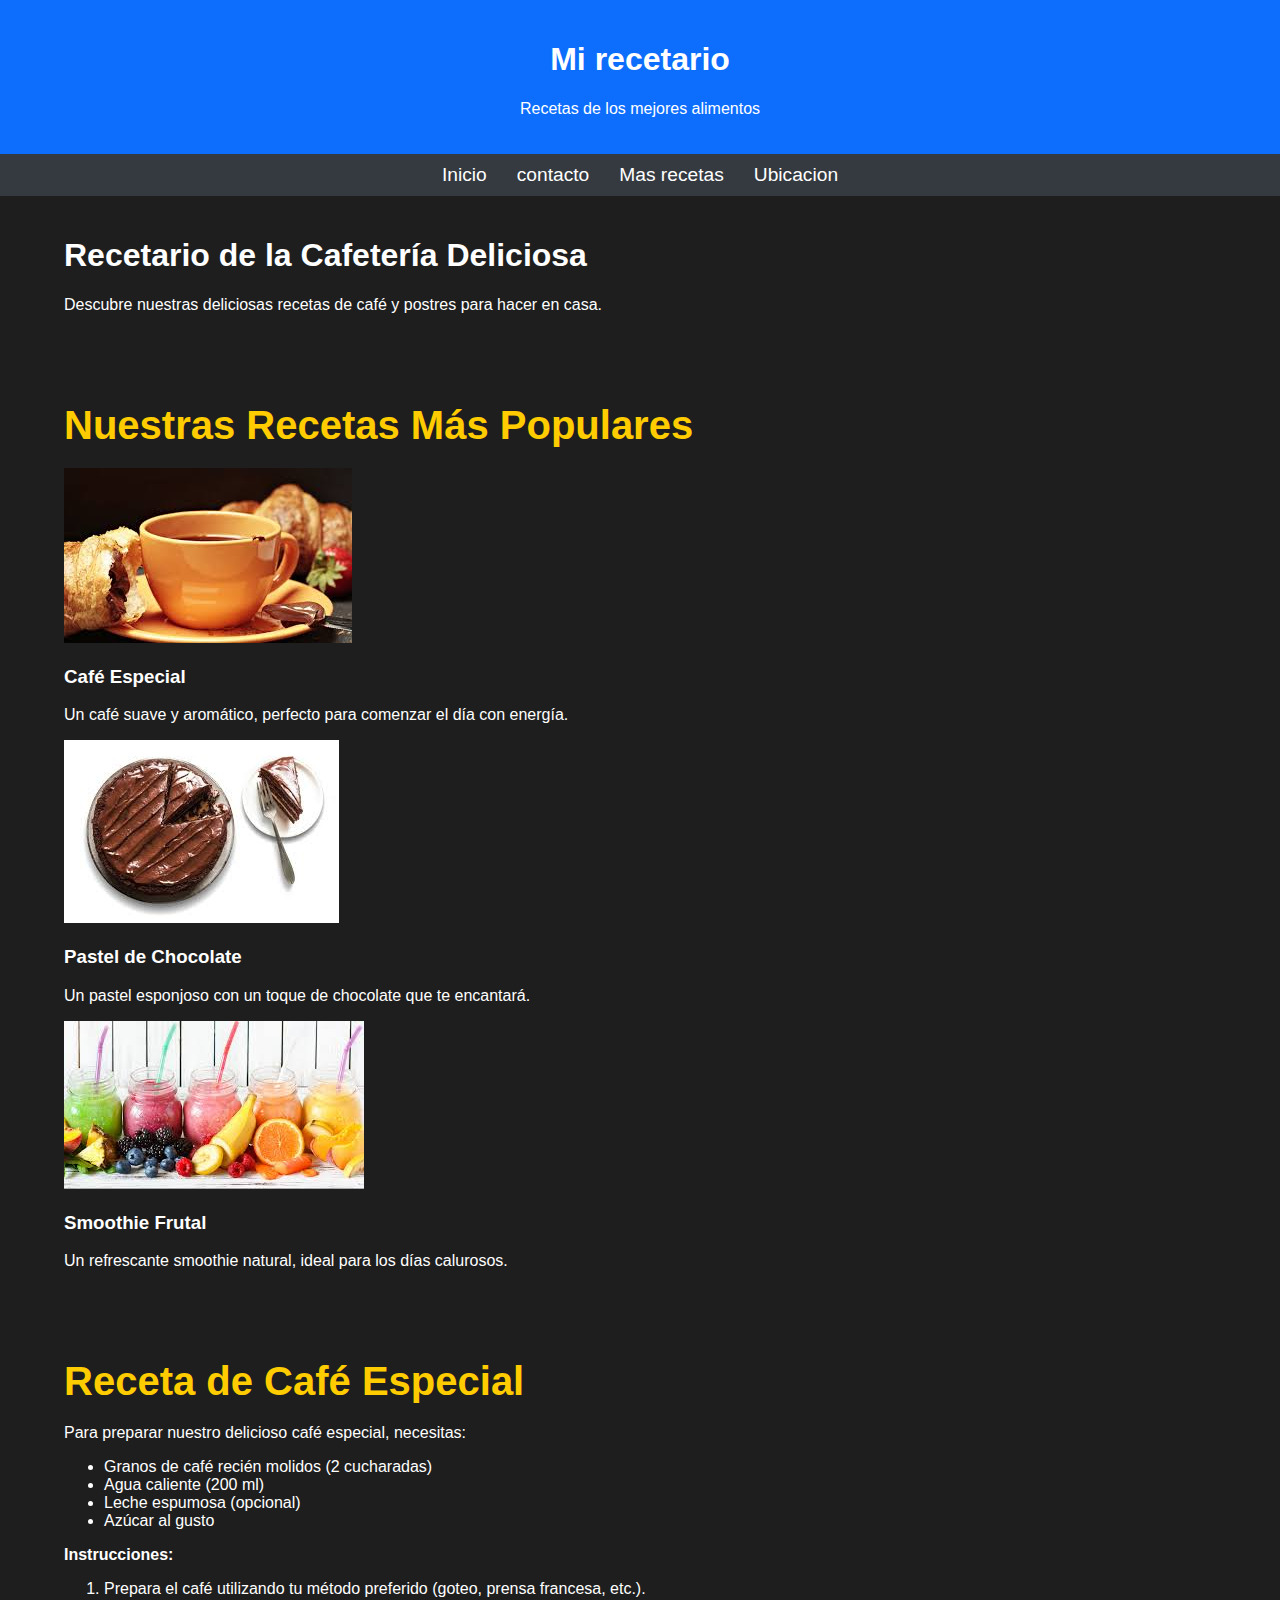
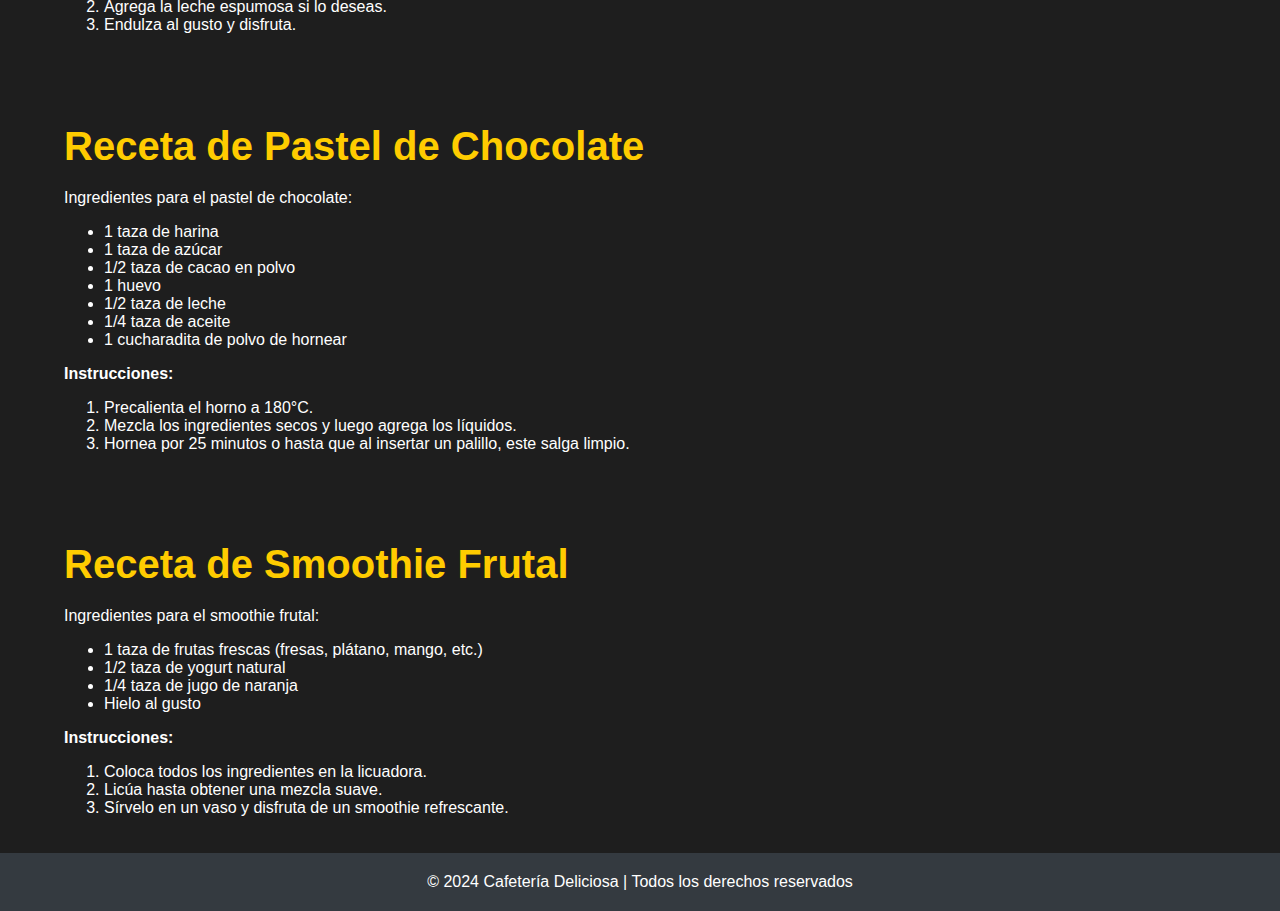
<file: index.html>
<!DOCTYPE html>
<html lang="en">
<head>
    <meta charset="UTF-8">
    <meta name="viewport" content="width=device-width, initial-scale=1.0">
    <link rel="stylesheet" href="public/css/style.css">
    
    <title> Proyecto finlal </title>
</head>
<body>
    <header>
         <div>
             <h1>Mi recetario</h1>
             <p>Recetas de los mejores alimentos </p>
         </div>
    </header>
    <nav> 
        <a href="">Inicio</a>
        <a href="public/views/index (con).html">contacto</a>
        <a href="">Mas recetas</a>
        <a href="public/views/index.html">Ubicacion</a>
    </nav>
    
        <div class="container">
          <h1>Recetario de la Cafetería Deliciosa</h1>
          <p>Descubre nuestras deliciosas recetas de café y postres para hacer en casa.</p>
        </div>
      </header>
    
      <!-- Sección de recetas -->
      <section id="recetas">
        <div class="container">
          <h2>Nuestras Recetas Más Populares</h2>
          <div class="receta">
            <img src="public/img/cafe.jpg" alt="Café Especial" class="receta-img">
            <div class="receta-info">
              <h3>Café Especial</h3>
              <p>Un café suave y aromático, perfecto para comenzar el día con energía.</p>
              
            </div>
          </div>
    
          <div class="receta">
            <img src="public/img/pasts.jpg" alt="Pastel Delicioso" class="receta-img">
            <div class="receta-info">
              <h3>Pastel de Chocolate</h3>
              <p>Un pastel esponjoso con un toque de chocolate que te encantará.</p>
              
            </div>
          </div>
    
          <div class="receta">
            <img src="public/img/frutal.jpg" alt="Smoothie Frutal" class="receta-img">
            <div class="receta-info">
              <h3>Smoothie Frutal</h3>
              <p>Un refrescante smoothie natural, ideal para los días calurosos.</p>
            
            </div>
          </div>
        </div>
      </section>
    
      <!-- Sección de detalles de la receta (sección para cada receta) -->
      <section id="receta-cafe">
        <div class="container">
          <h2>Receta de Café Especial</h2>
          <p>Para preparar nuestro delicioso café especial, necesitas:</p>
          <ul>
            <li>Granos de café recién molidos (2 cucharadas)</li>
            <li>Agua caliente (200 ml)</li>
            <li>Leche espumosa (opcional)</li>
            <li>Azúcar al gusto</li>
          </ul>
          <p><strong>Instrucciones:</strong></p>
          <ol>
            <li>Prepara el café utilizando tu método preferido (goteo, prensa francesa, etc.).</li>
            <li>Agrega la leche espumosa si lo deseas.</li>
            <li>Endulza al gusto y disfruta.</li>
          </ol>
        </div>
      </section>
    
      <section id="receta-pastel">
        <div class="container">
          <h2>Receta de Pastel de Chocolate</h2>
          <p>Ingredientes para el pastel de chocolate:</p>
          <ul>
            <li>1 taza de harina</li>
            <li>1 taza de azúcar</li>
            <li>1/2 taza de cacao en polvo</li>
            <li>1 huevo</li>
            <li>1/2 taza de leche</li>
            <li>1/4 taza de aceite</li>
            <li>1 cucharadita de polvo de hornear</li>
          </ul>
          <p><strong>Instrucciones:</strong></p>
          <ol>
            <li>Precalienta el horno a 180°C.</li>
            <li>Mezcla los ingredientes secos y luego agrega los líquidos.</li>
            <li>Hornea por 25 minutos o hasta que al insertar un palillo, este salga limpio.</li>
          </ol>
        </div>
      </section>
    
      <section id="receta-smoothie">
        <div class="container">
          <h2>Receta de Smoothie Frutal</h2>
          <p>Ingredientes para el smoothie frutal:</p>
          <ul>
            <li>1 taza de frutas frescas (fresas, plátano, mango, etc.)</li>
            <li>1/2 taza de yogurt natural</li>
            <li>1/4 taza de jugo de naranja</li>
            <li>Hielo al gusto</li>
          </ul>
          <p><strong>Instrucciones:</strong></p>
          <ol>
            <li>Coloca todos los ingredientes en la licuadora.</li>
            <li>Licúa hasta obtener una mezcla suave.</li>
            <li>Sírvelo en un vaso y disfruta de un smoothie refrescante.</li>
          </ol>
        </div>
      </section>
    
      <!-- Pie de página -->
      <footer>
        <p>&copy; 2024 Cafetería Deliciosa | Todos los derechos reservados</p>
      </footer>
    
    </body>
    </html>
    


</nav>




</body>
</html>
</file>
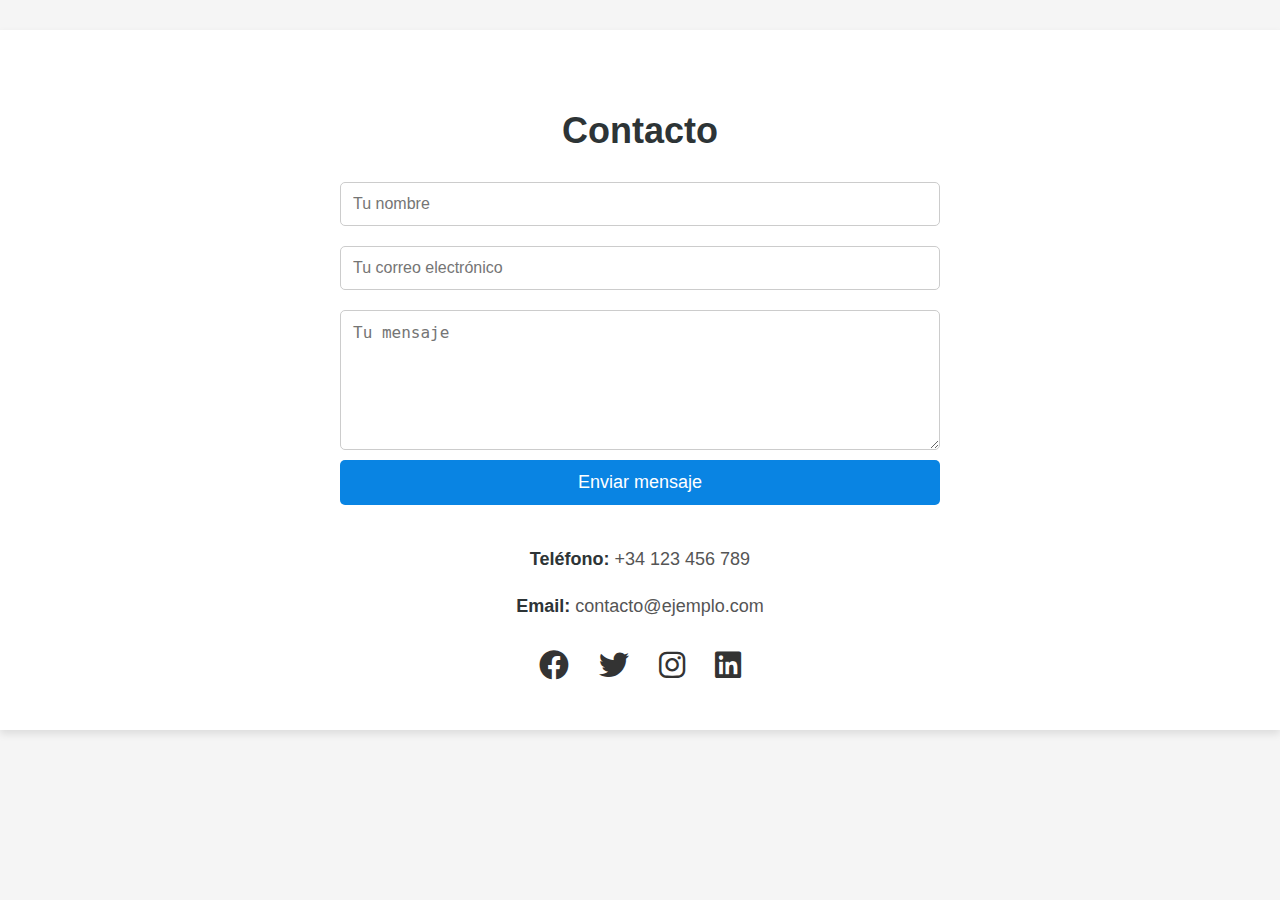
<file: public/views/index (con).html>
<!DOCTYPE html>
<html lang="es">
<head>
  <meta charset="UTF-8">
  <meta name="viewport" content="width=device-width, initial-scale=1.0">
  <title>Sección de Contacto</title>
  <link rel="stylesheet" href="../css/style (contacto).css"> 
  <link href="https://cdnjs.cloudflare.com/ajax/libs/font-awesome/6.0.0-beta3/css/all.min.css" rel="stylesheet"> <!-- FontAwesome para los íconos -->
</head>
<body>

  <!-- Sección de Contacto -->
  <section class="section-contacto">
    <h2>Contacto</h2>
    
    <!-- Formulario de Contacto -->
    <form action="enviar_formulario.php" method="POST" class="form-contacto">
      <input type="text" name="nombre" placeholder="Tu nombre" required>
      <input type="email" name="email" placeholder="Tu correo electrónico" required>
      <textarea name="mensaje" rows="6" placeholder="Tu mensaje" required></textarea>
      <button type="submit">Enviar mensaje</button>
    </form>
    
    <!-- Información de Contacto -->
    <div class="contact-info">
      <p><span class="telefono">Teléfono:</span> +34 123 456 789</p>
      <p><span class="email">Email:</span> contacto@ejemplo.com</p>
    </div>

    <!-- Íconos de Redes Sociales -->
    <div class="social-icons">
      <a href="https://facebook.com" target="_blank">
        <i class="fab fa-facebook"></i>
      </a>
      <a href="https://twitter.com" target="_blank">
        <i class="fab fa-twitter"></i>
      </a>
      <a href="https://instagram.com" target="_blank">
        <i class="fab fa-instagram"></i>
      </a>
      <a href="https://linkedin.com" target="_blank">
        <i class="fab fa-linkedin"></i>
      </a>
    </div>
  </section>

</body>
</html>
</file>
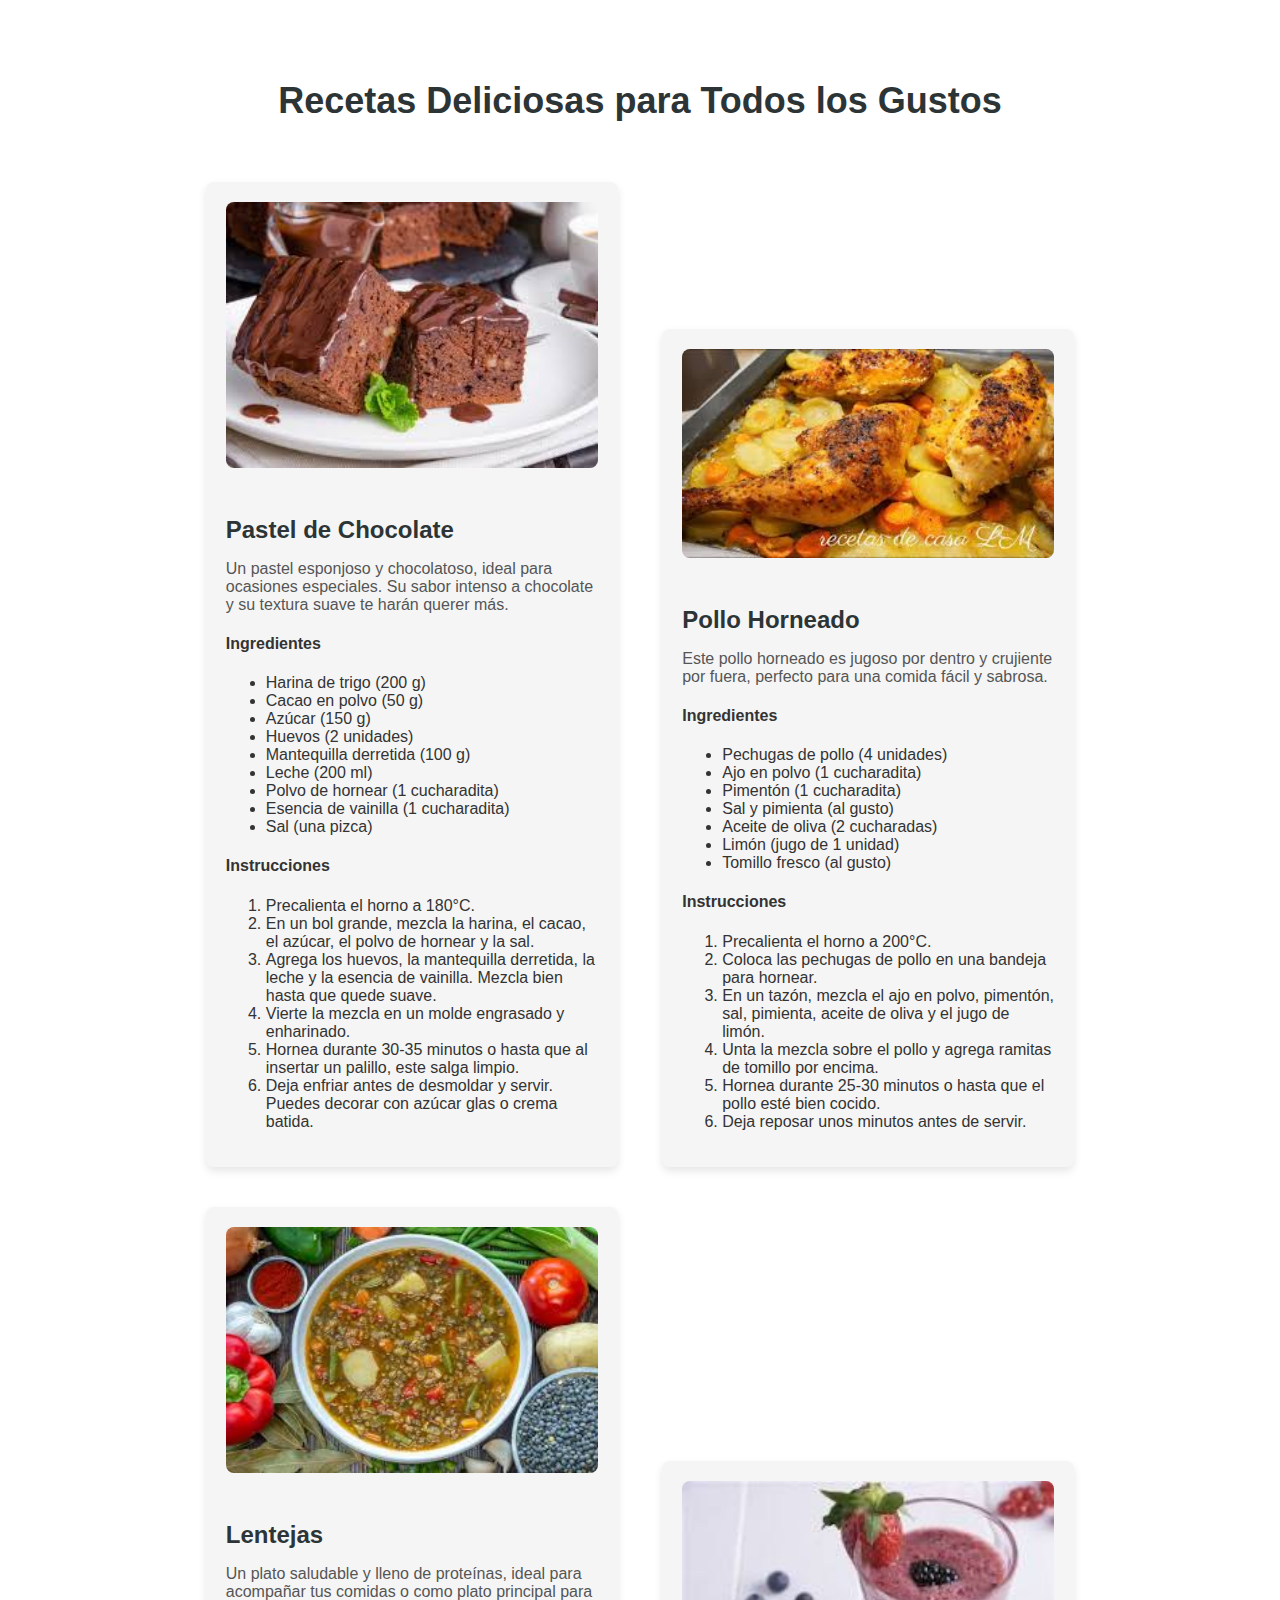
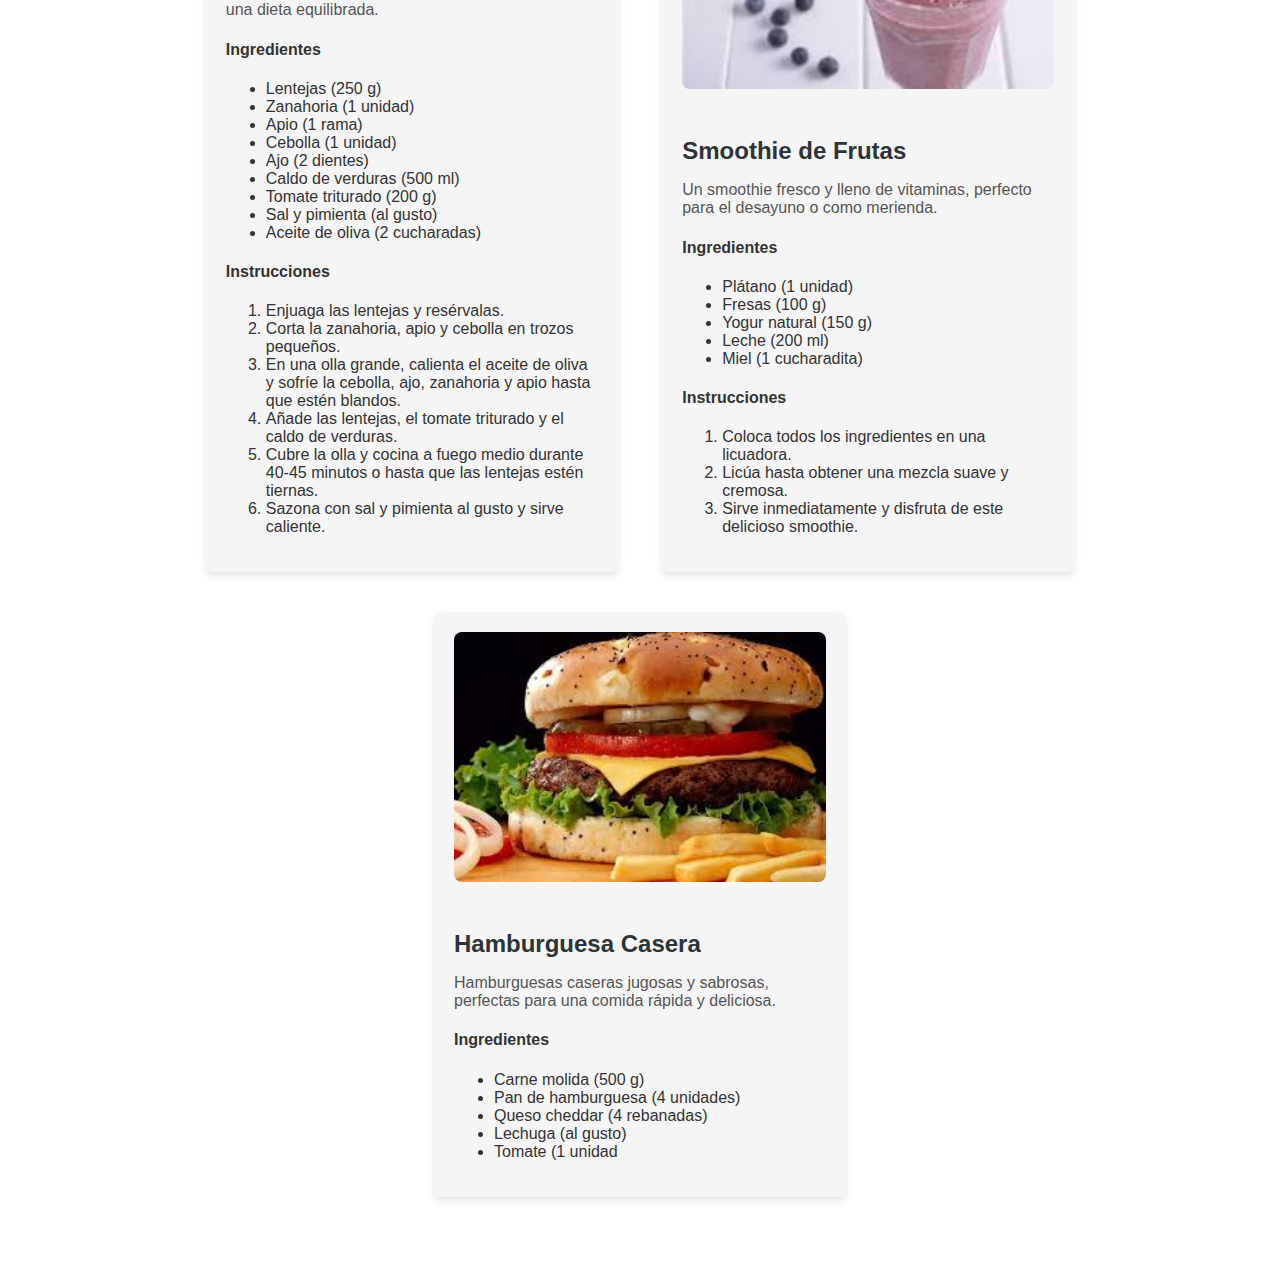
<file: public/views/index (rec).html>
<!DOCTYPE html>
<html lang="es">
<head>
  <meta charset="UTF-8">
  <meta name="viewport" content="width=device-width, initial-scale=1.0">
  <title>Recetas Deliciosas</title>
  <link rel="stylesheet" href="../css/style (recetas).css"> 
</head>
<body>

  <!-- Sección de Recetas -->
  <section class="section-recetas">
    <h2>Recetas Deliciosas para Todos los Gustos</h2>

    <!-- Receta 1: Pastel de Chocolate -->
    <div class="receta">
      <img src="img/broniea.jpg" alt="Pastel de Chocolate" class="receta-img">
      <h3 class="receta-titulo">Pastel de Chocolate</h3>
      <p class="receta-descripcion">Un pastel esponjoso y chocolatoso, ideal para ocasiones especiales. Su sabor intenso a chocolate y su textura suave te harán querer más.</p>

      <!-- Ingredientes -->
      <h4>Ingredientes</h4>
      <ul class="ingredientes">
        <li>Harina de trigo (200 g)</li>
        <li>Cacao en polvo (50 g)</li>
        <li>Azúcar (150 g)</li>
        <li>Huevos (2 unidades)</li>
        <li>Mantequilla derretida (100 g)</li>
        <li>Leche (200 ml)</li>
        <li>Polvo de hornear (1 cucharadita)</li>
        <li>Esencia de vainilla (1 cucharadita)</li>
        <li>Sal (una pizca)</li>
      </ul>

      <!-- Instrucciones -->
      <h4>Instrucciones</h4>
      <ol class="instrucciones">
        <li>Precalienta el horno a 180°C.</li>
        <li>En un bol grande, mezcla la harina, el cacao, el azúcar, el polvo de hornear y la sal.</li>
        <li>Agrega los huevos, la mantequilla derretida, la leche y la esencia de vainilla. Mezcla bien hasta que quede suave.</li>
        <li>Vierte la mezcla en un molde engrasado y enharinado.</li>
        <li>Hornea durante 30-35 minutos o hasta que al insertar un palillo, este salga limpio.</li>
        <li>Deja enfriar antes de desmoldar y servir. Puedes decorar con azúcar glas o crema batida.</li>
      </ol>

     
    </div>

    <!-- Receta 2: Pollo Horneado -->
    <div class="receta">
      <img src="img/polla.jpg" alt="Pollo Horneado" class="receta-img">
      <h3 class="receta-titulo">Pollo Horneado</h3>
      <p class="receta-descripcion">Este pollo horneado es jugoso por dentro y crujiente por fuera, perfecto para una comida fácil y sabrosa.</p>

      <!-- Ingredientes -->
      <h4>Ingredientes</h4>
      <ul class="ingredientes">
        <li>Pechugas de pollo (4 unidades)</li>
        <li>Ajo en polvo (1 cucharadita)</li>
        <li>Pimentón (1 cucharadita)</li>
        <li>Sal y pimienta (al gusto)</li>
        <li>Aceite de oliva (2 cucharadas)</li>
        <li>Limón (jugo de 1 unidad)</li>
        <li>Tomillo fresco (al gusto)</li>
      </ul>

      <!-- Instrucciones -->
      <h4>Instrucciones</h4>
      <ol class="instrucciones">
        <li>Precalienta el horno a 200°C.</li>
        <li>Coloca las pechugas de pollo en una bandeja para hornear.</li>
        <li>En un tazón, mezcla el ajo en polvo, pimentón, sal, pimienta, aceite de oliva y el jugo de limón.</li>
        <li>Unta la mezcla sobre el pollo y agrega ramitas de tomillo por encima.</li>
        <li>Hornea durante 25-30 minutos o hasta que el pollo esté bien cocido.</li>
        <li>Deja reposar unos minutos antes de servir.</li>
      </ol>

     
    </div>

    <!-- Receta 3: Lentejas -->
    <div class="receta">
      <img src="img/lenteja.jpg" alt="Lentejas" class="receta-img">
      <h3 class="receta-titulo">Lentejas</h3>
      <p class="receta-descripcion">Un plato saludable y lleno de proteínas, ideal para acompañar tus comidas o como plato principal para una dieta equilibrada.</p>

      <!-- Ingredientes -->
      <h4>Ingredientes</h4>
      <ul class="ingredientes">
        <li>Lentejas (250 g)</li>
        <li>Zanahoria (1 unidad)</li>
        <li>Apio (1 rama)</li>
        <li>Cebolla (1 unidad)</li>
        <li>Ajo (2 dientes)</li>
        <li>Caldo de verduras (500 ml)</li>
        <li>Tomate triturado (200 g)</li>
        <li>Sal y pimienta (al gusto)</li>
        <li>Aceite de oliva (2 cucharadas)</li>
      </ul>

      <!-- Instrucciones -->
      <h4>Instrucciones</h4>
      <ol class="instrucciones">
        <li>Enjuaga las lentejas y resérvalas.</li>
        <li>Corta la zanahoria, apio y cebolla en trozos pequeños.</li>
        <li>En una olla grande, calienta el aceite de oliva y sofríe la cebolla, ajo, zanahoria y apio hasta que estén blandos.</li>
        <li>Añade las lentejas, el tomate triturado y el caldo de verduras.</li>
        <li>Cubre la olla y cocina a fuego medio durante 40-45 minutos o hasta que las lentejas estén tiernas.</li>
        <li>Sazona con sal y pimienta al gusto y sirve caliente.</li>
      </ol>

     
    </div>

    <!-- Receta 4: Smoothie de Frutas -->
    <div class="receta">
      <img src="img/mutua.jpg" alt="Smoothie de Frutas" class="receta-img">
      <h3 class="receta-titulo">Smoothie de Frutas</h3>
      <p class="receta-descripcion">Un smoothie fresco y lleno de vitaminas, perfecto para el desayuno o como merienda.</p>

      <!-- Ingredientes -->
      <h4>Ingredientes</h4>
      <ul class="ingredientes">
        <li>Plátano (1 unidad)</li>
        <li>Fresas (100 g)</li>
        <li>Yogur natural (150 g)</li>
        <li>Leche (200 ml)</li>
        <li>Miel (1 cucharadita)</li>
      </ul>

      <!-- Instrucciones -->
      <h4>Instrucciones</h4>
      <ol class="instrucciones">
        <li>Coloca todos los ingredientes en una licuadora.</li>
        <li>Licúa hasta obtener una mezcla suave y cremosa.</li>
        <li>Sirve inmediatamente y disfruta de este delicioso smoothie.</li>
      </ol>

      
    </div>

    <!-- Receta 5: Hamburguesa Casera -->
    <div class="receta">
      <img src="img/amburguesa.jpg" alt="Hamburguesa Casera" class="receta-img">
      <h3 class="receta-titulo">Hamburguesa Casera</h3>
      <p class="receta-descripcion">Hamburguesas caseras jugosas y sabrosas, perfectas para una comida rápida y deliciosa.</p>

      <!-- Ingredientes -->
      <h4>Ingredientes</h4>
      <ul class="ingredientes">
        <li>Carne molida (500 g)</li>
        <li>Pan de hamburguesa (4 unidades)</li>
        <li>Queso cheddar (4 rebanadas)</li>
        <li>Lechuga (al gusto)</li>
        <li>Tomate (1 unidad
</file>
<file: public/css/style.css>
body {
    font-family: 'Roboto', sans-serif;
    background-color: #1e1e1e;
    color: #fff;
    margin: 0; /* Eliminar margen predeterminado del body */
    padding: 0; /* Eliminar padding predeterminado del body */
  }
  
  /* Contenedor principal */
  .container {
    width: 90%; /* El contenido ocupará el 90% del ancho de la pantalla */
    margin: 0 auto; /* Centra el contenedor */
    padding: 20px; /* Agrega espacio interno alrededor del contenido */
    max-width: 1200px; /* Limitar el ancho máximo del contenedor */
  }
  
  /* Encabezado */
  header {
    background-color: #0d6efd;
    padding: 20px 0;
    text-align: center;
  }
  /* Menú de navegación */
  nav {
    display: flex;
    justify-content: center;
    gap: 30px;
    background-color: #343a40;
    padding: 10px 0;
  }
  
  nav a {
    color: #fff;
    font-size: 1.2rem;
    text-decoration: none;
    font-weight: 500;
    transition: color 0.3s ease, transform 0.3s ease;
  }
  
  nav a:hover {
    color: #0d6efd;
    transform: scale(1.1);
  }
  
  /* Sección principal */
  main {
    padding: 40px 20px; /* Añadir relleno para crear espacio en el contenido */
    text-align: center;
  }
  
  h2 {
    font-size: 2.5rem;
    margin-bottom: 20px;
    color: #ffcc00;
  }
  
  /* Sección destacada */
  section.featured {
    background-color: #f8f9fa;
    padding: 60px 20px;
    border-radius: 10px;
    box-shadow: 0px 4px 10px rgba(0, 0, 0, 0.1);
  }
  
  /* Estilos de las cards */
  .card {
    background-color: #fff;
    border-radius: 8px;
    box-shadow: 0px 4px 8px rgba(0, 0, 0, 0.1);
    overflow: hidden;
    margin: 20px;
    width: 300px;
    transition: transform 0.3s ease;
  }
  
  .card:hover {
    transform: translateY(-5px);
  }
  
  .card img {
    width: 100%;
    height: auto;
  }
  
  .card-content {
    padding: 20px;
  }
  
  .card-content h3 {
    font-size: 1.6rem;
    margin-bottom: 15px;
    color: #333;
  }
  
  .card-content p {
    font-size: 1rem;
    color: #666;
  }
  
  /* Footer */
  footer {
    background-color: #343a40;
    color: white;
    text-align: center;
    padding: 20px 0;
  }
  
  footer p {
    margin: 0;
    font-size: 1rem;
  }
  
  /* Media Queries para dispositivos móviles */
  @media (max-width: 768px) {
    .container {
      width: 95%; /* Ajusta el ancho del contenedor en pantallas pequeñas */
    }
  
    header h1 {
      font-size: 2.5rem;
    }
  
    nav {
      flex-direction: column;
    }
  
    .card {
      width: 100%;
    }
  
    button {
      width: 100%;
      padding: 12px;
    }
  }
</file>
<file: public/css/style (contacto).css>
/* Estilos generales */
body {
    font-family: 'Arial', sans-serif;
    margin: 0;
    padding: 0;
    box-sizing: border-box;
    background-color: #f5f5f5;
    color: #333;
  }
  
  /* Estilo del contenedor principal de la sección de contacto */
  .section-contacto {
    background-color: #fff;
    padding: 50px 20px;
    text-align: center;
    box-shadow: 0 4px 8px rgba(0, 0, 0, 0.1);
    margin-top: 30px;
  }
  
  .section-contacto h2 {
    font-size: 36px;
    color: #2d3436;
    margin-bottom: 20px;
    font-weight: bold;
  }
  
  /* Estilo para el formulario de contacto */
  .form-contacto {
    display: flex;
    flex-direction: column;
    justify-content: center;
    max-width: 600px;
    margin: 0 auto;
  }
  
  .form-contacto input, .form-contacto textarea {
    padding: 12px;
    margin: 10px 0;
    border-radius: 5px;
    border: 1px solid #ccc;
    font-size: 16px;
    width: 100%;
    box-sizing: border-box;
  }
  
  .form-contacto input:focus, .form-contacto textarea:focus {
    border-color: #0984e3;
    outline: none;
  }
  
  .form-contacto button {
    background-color: #0984e3;
    color: white;
    padding: 12px;
    font-size: 18px;
    border: none;
    border-radius: 5px;
    cursor: pointer;
    transition: background-color 0.3s ease;
  }
  
  .form-contacto button:hover {
    background-color: #74b9ff;
  }
  
  /* Estilo para la información de contacto */
  .contact-info {
    margin-top: 40px;
  }
  
  .contact-info p {
    font-size: 18px;
    color: #555;
    line-height: 1.6;
  }
  
  .contact-info .telefono, .contact-info .email {
    font-weight: bold;
    color: #2d3436;
  }
  
  .contact-info a {
    text-decoration: none;
    color: #0984e3;
    transition: color 0.3s ease;
  }
  
  .contact-info a:hover {
    color: #d63031;
  }
  
  /* Estilos para los íconos de redes sociales */
  .social-icons {
    display: flex;
    justify-content: center;
    margin-top: 30px;
  }
  
  .social-icons i {
    font-size: 30px;
    color: #333;
    margin: 0 15px;
    cursor: pointer;
    transition: color 0.3s ease, transform 0.2s ease;
  }
  
  .social-icons i:hover {
    color: #0984e3;
    transform: scale(1.1);
  }
  
  /* Responsividad */
  @media (max-width: 768px) {
    .form-contacto {
      max-width: 100%;
      padding: 0 20px;
    }
  
    .contact-info p {
      font-size: 16px;
    }
  
    .social-icons {
      flex-direction: column;
      margin-top: 20px;
    }
  
    .social-icons i {
      margin: 10px 0;
    }
  }
</file>
<file: public/css/style (recetas).css>
/* Estilos generales */
body {
    font-family: 'Arial', sans-serif;
    margin: 0;
    padding: 0;
    box-sizing: border-box;
    background-color: #f9f9f9;
    color: #333;
  }
  
  /* Sección de recetas */
  .section-recetas {
    padding: 50px 20px;
    text-align: center;
    background-color: #fff;
  }
  
  .section-recetas h2 {
    font-size: 36px;
    color: #2d3436;
    margin-bottom: 40px;
    font-weight: bold;
  }
  
  /* Estilo para cada receta */
  .receta {
    display: inline-block;
    width: 30%;
    margin: 20px;
    padding: 20px;
    background-color: #f5f5f5;
    border-radius: 8px;
    box-shadow: 0 4px 8px rgba(0, 0, 0, 0.1);
    text-align: left;
    transition: transform 0.3s ease, box-shadow 0.3s ease;
  }
  
  .receta:hover {
    transform: scale(1.05);
    box-shadow: 0 6px 12px rgba(0, 0, 0, 0.2);
  }
  
  .receta-img {
    width: 100%;
    height: auto;
    border-radius: 8px;
    margin-bottom: 20px;
  }
  
  .receta-titulo {
    font-size: 24px;
    color: #2d3436;
    margin-bottom: 10px;
    font-weight: bold;
  }
  
  .receta-descripcion {
    font-size: 16px;
    color: #555;
    margin-bottom: 20px;
  }
  
  /* Estilo para el botón de ver receta */
  .btn-ver-receta {
    display: inline-block;
    padding: 10px 20px;
    background-color: #0984e3;
    color: white;
    text-decoration: none;
    border-radius: 5px;
    font-weight: bold;
    transition: background-color 0.3s ease;
  }
  
  .btn-ver-receta:hover {
    background-color: #74b9ff;
  }
  
  /* Estilos responsivos para pantallas pequeñas */
  @media (max-width: 768px) {
    .receta {
      width: 100%;
      margin: 10px 0;
    }
  
    .section-recetas h2 {
      font-size: 28px;
    }
  
    .receta-titulo {
      font-size: 22px;
    }
  
    .receta-descripcion {
      font-size: 14px;
    }
  
    .btn-ver-receta {
      font-size: 16px;
    }
  }
</file>
